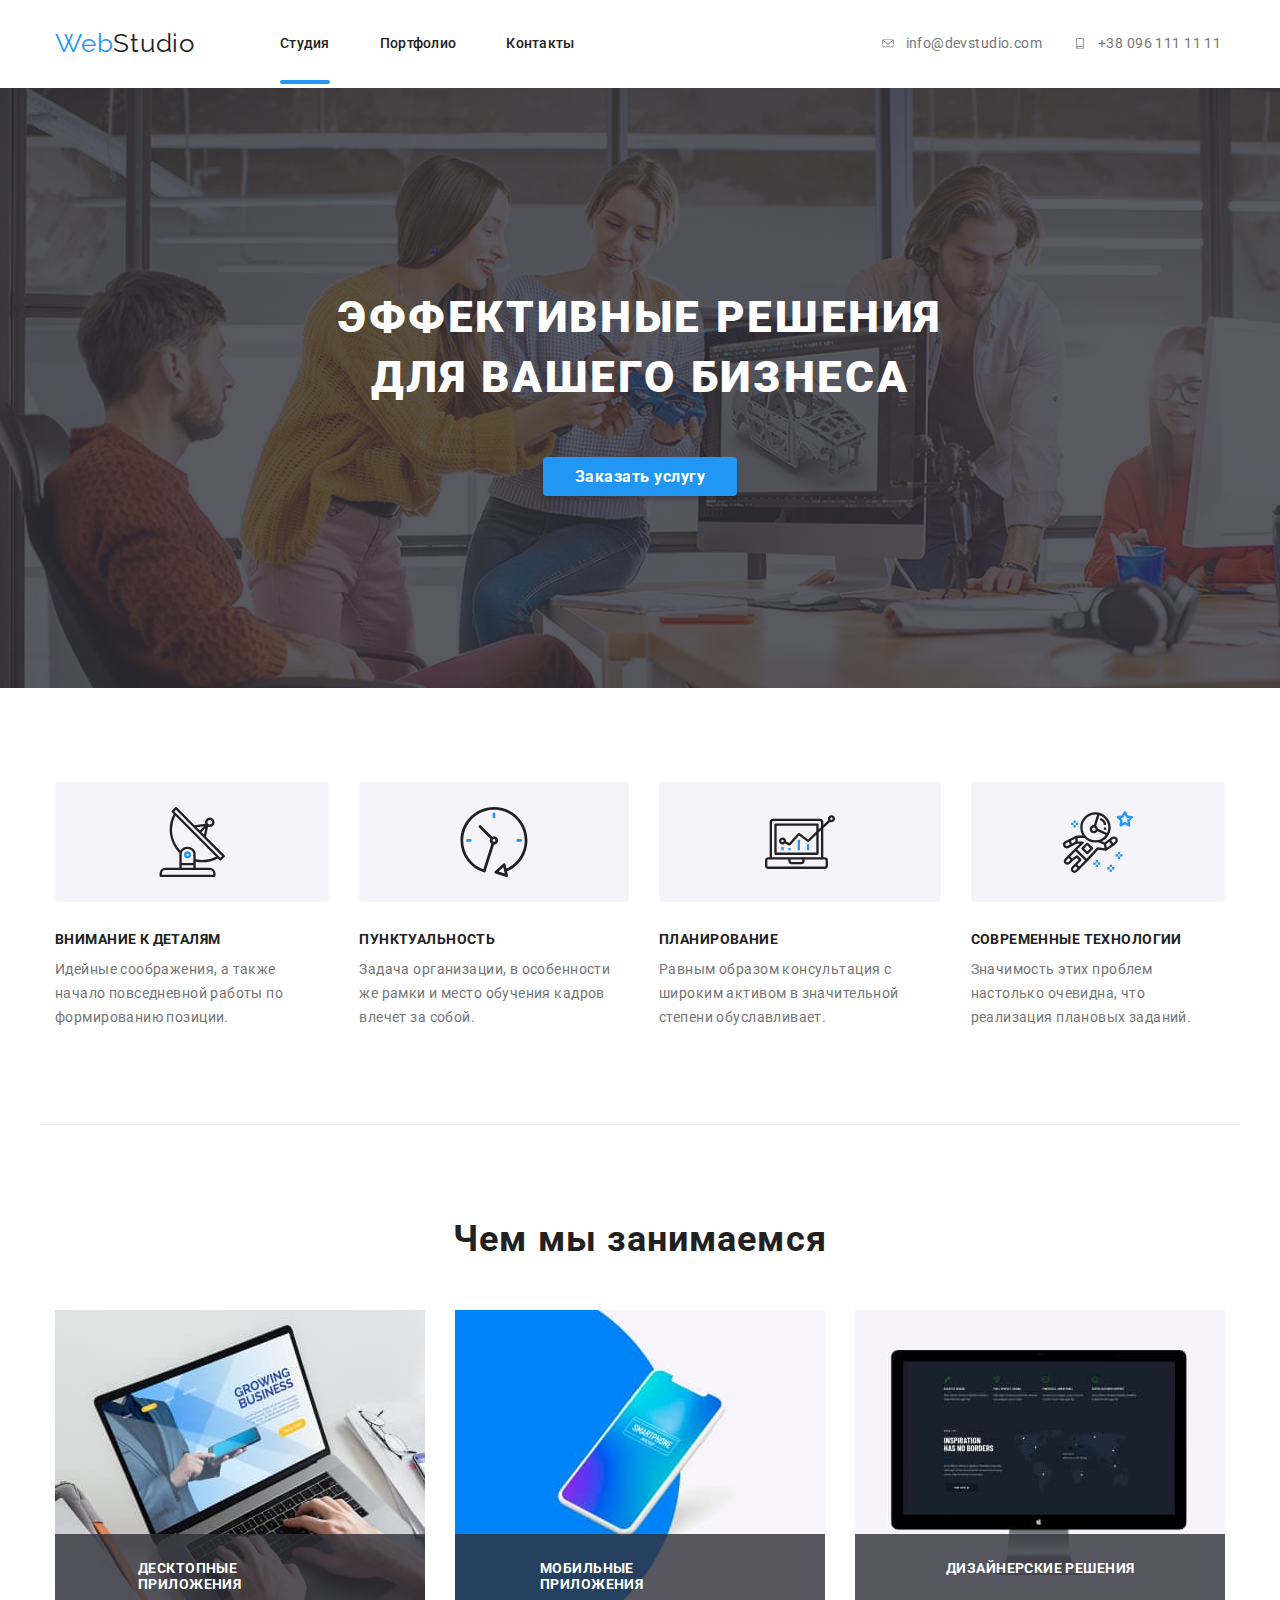
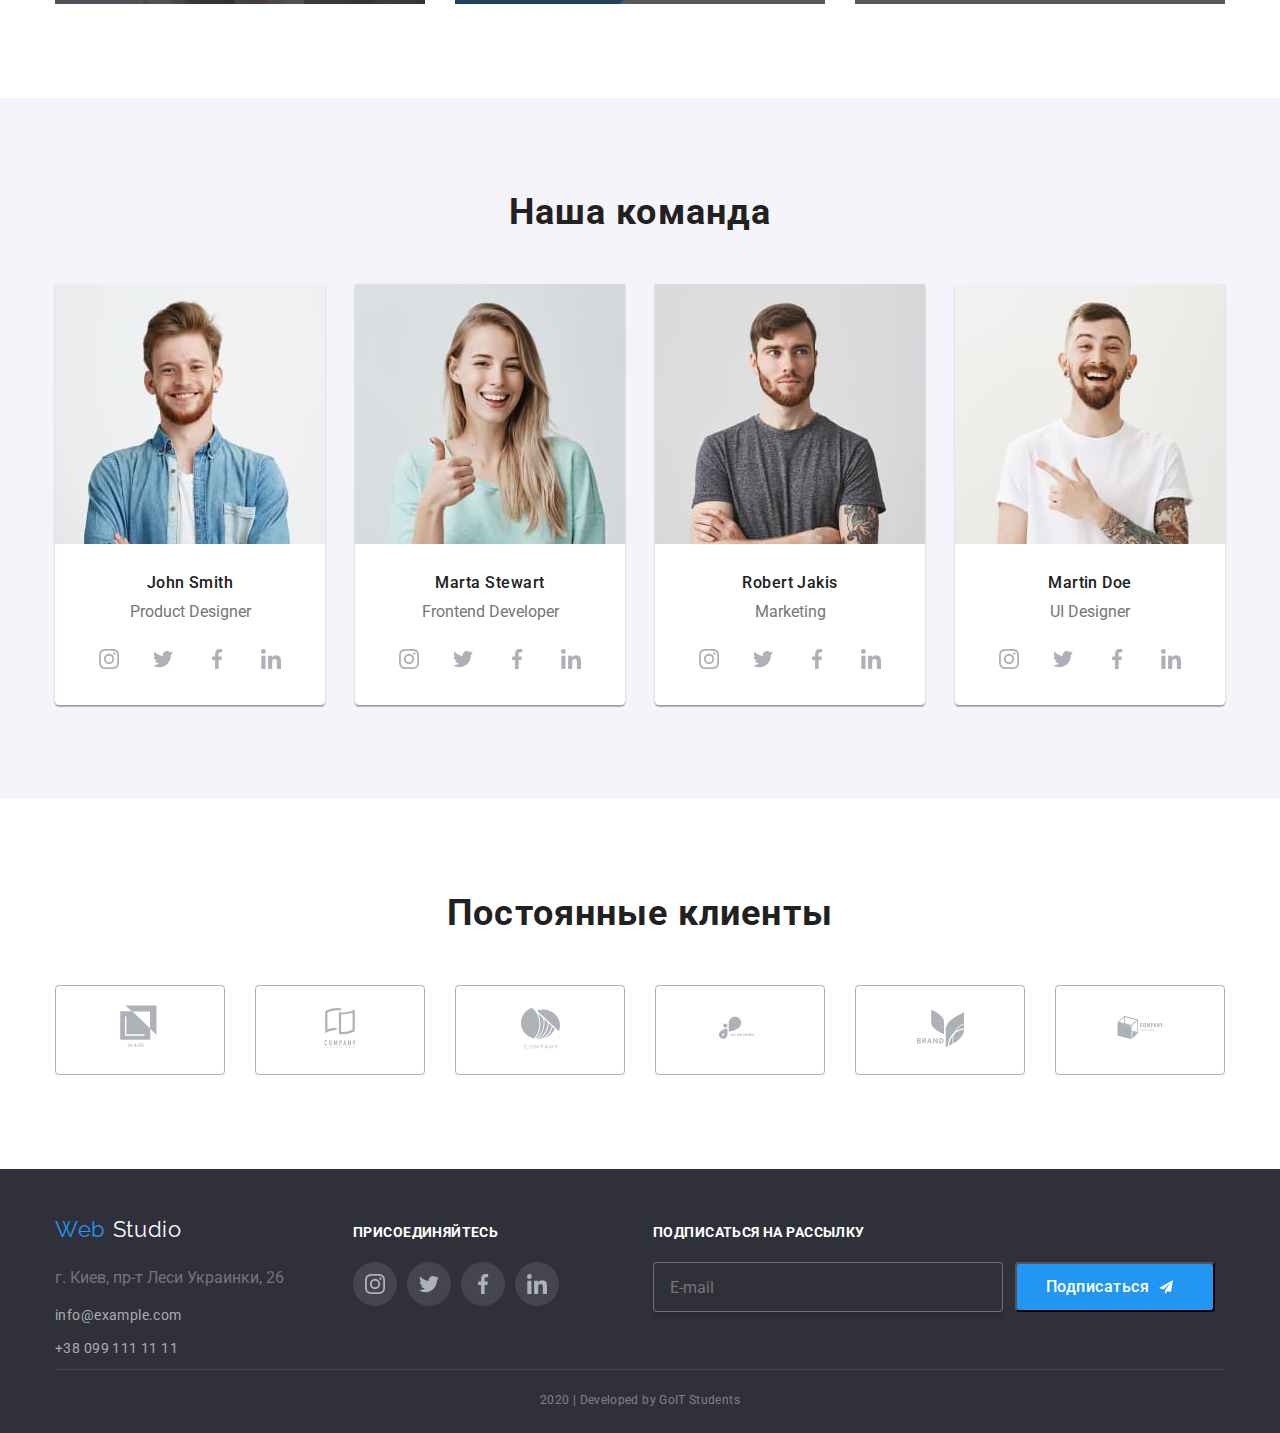
<file: index.html>
<!DOCTYPE html>
    <html lang="ru">
    <head>
        <meta charset="UTF-8">
        <meta name="viewport" content="width=device-width, initial-scale=1.0">
        <title>Document</title>
        <link 
            href="https://fonts.googleapis.com/css2?family=Raleway:wght@700&family=Roboto:wght@400;500;700;900&display=swap" 
            rel="stylesheet"
        />
        <link rel="stylesheet" href="https://cdnjs.cloudflare.com/ajax/libs/modern-normalize/0.6.0/modern-normalize.min.css">

        <link rel="stylesheet" href="./css/styles.css">
    </head>
    <!-- Шапка сайта -->
    <body>
        <header class="aa">
            <div class="container main-nav">
                <nav class="main-nav">
                    <ul class="header">
                        <li><a href="" class="logo"> <span class="accent">Web</span>Studio</a></li>
                    </ul>
    
                    <ul class="site-nav list">
                        <li class="item"><a href="./index.html" class="list link stud">Студия</a></li>
                        <li class="item"><a href="./portfolio.html" class="list link">Портфолио</a></li>
                        <li class="item"><a href="" class="list link cont">Контакты</a></li>
                    </ul>
                </nav>
                
                    <ul class="site-nav address">
                        <li class="contact">
                            <a href="mailto:info@devstudio.com" class="body link">
                                <svg class="envelope" width="16" height="11.2">
                                    <use class="" href="./images/symbol-defs(1).svg#icon-envelope"></use>
                                </svg>
                                info@devstudio.com
                            </a>
                        </li>
        
                        <li class="contact">
                            <a href="tel:+38-096-111-11-11" class="body link">
                                <svg class="envelope" width="16" height="11.2">
                                    <use class="" href="./images/symbol-defs(1).svg#icon-smartphone"></use>
                                </svg>
                                +38 096 111 11 11
                            </a>
                        </li>
                    </ul>
            </div>
            
        </header>

    <main>

        <!-- Герой -->

        <div class="overlay">

            <section class="hero">
                <h1 class="hero-title">Эффективные решения<br>для вашего бизнеса</h1>
                <!-- <ul> -->
                <ul class="b">
                    <li><a class="button primary" data-modal-open="">Заказать услугу</a></li>
                    <!-- <button class="button primary" data-modal-open="">Заказать услугу</button> -->
                </ul>
            </section>

                            <!-- Выплывающее окно -->

            <div class="backdrop is-hidden" data-modal="">
                    <div class="modal">
                        <div class="modal_close" data-modal-close="">
                            <svg class="modal_closeicon">
                                <use href="./images/formdefs.svg#icon-x"></use>
                            </svg>
                        </div>
                        <h2 class="modal_title">Оставьте свои данные, мы вам перезвоним</h2>
                        <form class="modal_form">
                            <div class="modal_field">
                                <input id="name" type="text" class="modal_input" placeholder=" ">
                                <svg class="modalicon">
                                    <use href="./images/formdefs.svg#icon-man"></use>
                                </svg>
                                <label class="modallabel" for="name">Имя</label>
                            </div>
    
                            <div class="modal_field">
                                <input id="tel" type="tel" class="modal_input" placeholder=" ">
                                <svg class="modalicon">
                                    <use href="./images/formdefs.svg#icon-handset"></use>
                                </svg>
                                <label class="modallabel" for="tel">Телефон</label>
                            </div>
    
                            <div class="modal_field">
                                <input id="mail" type="email" class="modal_input" placeholder=" ">
                                <svg class="modalicon">
                                    <use href="./images/formdefs.svg#icon-envelope"></use>
                                </svg>
                                <label class="modallabel" for="mail">Почта</label>
                            </div>
    
                            <div class="modal_field">
                                <textarea id="coment" class="modal_input modal_input-coment" placeholder=" "></textarea>
                                <label class="modallabel modal_label-coment" for="coment">Комментарий</label>
                            </div>
    
                            <label class="checkbox">
                                <input type="checkbox" class="hidden">
                                <span class="ckeckbox_icon">
                                    <!-- <svg class="ckeckbox_icon">
                                        <use href="./images/symboldefs11.svg#icon-cube1"></use>
                                    </svg> -->
                                </span>
                                <p class="checkbox_text">Соглашаюсь с рассылкой и принимаю</p>
                                <a class="checkbox_link" href=""><ins>Условия договора</ins></a>
                            </label> <br>
                            <button class="modal_button-send">Отправить</button>
                        </form>
                    </div>

            </div>
        </div>            
            <!-- Преимущества -->
            <section class="sections">

                <div class="container">

                    <ul class="feature-list">
                        <li class="item">
                            <!-- <a href=""></a> -->
                            <!-- <img class="imag" src="./images/Groupaa.svg"/> -->
                            <div class="block">
                                <svg class="imag" width="70" height="70">
                                    <use href="./images/symbol-defs(1).svg#icon-Satellite-dish">
                                    </use>
                                </svg>
                            </div>
                        <h3 class="title">Внимание к деталям</h3>
                        <p class="info">Идейные соображения, а также начало повседневной работы по формированию позиции.</p>
                        </li>

                        <li class="item">
                            <!-- <a href=""></a> -->
                        <!-- <img class="imag" src="./images/clock1.svg"/> -->
                            <div class="block">
                                <svg class="imag" width="70" height="70">
                                    <use href="./images/symbol-defs(1).svg#icon-clock">
                                    </use>
                                </svg>
                            </div>
                        <h3 class="title">Пунктуальность</h3>
                        <p class="info">Задача организации, в особенности же рамки и место обучения кадров влечет за собой.</p>
                        </li>

                        <li class="item">
                            <!-- <a href=""></a> -->
                        <!-- <img class="imag" src="./images/diagram1.svg"/> -->
                            <div class="block">
                                <svg class="imag" width="70" height="70">
                                    <use href="./images/symbol-defs(1).svg#icon-laptop_diagram">
                                    </use>
                                </svg>
                            </div>
                        <h3 class="title">Планирование</h3>
                        <p class="info">Равным образом консультация с широким активом в значительной степени обуславливает.</p>
                        </li>

                        <li class="item">
                            <!-- <a href=""></a>  -->
                        <!-- <img class="imag" src="./images/astronaut1.svg"/> -->
                            <div class="block">
                                <svg class="imag" width="70" height="70">
                                    <use href="./images/symbol-defs(1).svg#icon-astronaut">
                                    </use>
                                </svg>
                            </div>
                        <h3 class="title">Современные технологии</h3>
                        <p class="info">Значимость этих проблем настолько очевидна, что реализация плановых заданий.</p>
                        </li>
                    </ul>
            </div>

            </section>

        <!-- Чем мы занимаемся -->
            
        <section>

            <div class="container sections application line">

                <h2 class="section-title">Чем мы занимаемся</h2>
    
                <ul class="marg">
                    <li class="step">
                        <div class="posit">
                            <img class="marg-imag" src="./images/laptop1.jpg" alt="Ноутбук" alt width="370">
                                                    
                            <a href=""></a>
                            <p class="app-text desktop">Десктопные приложения</p>
                        </div>

                    </li>
                    <li class="step">
                        <div class="posit">
                            <img class="marg-imag" src="./images/mobile_phone1.jpg" alt="Мобильный телефон" alt width="370">
                                    
                            <a href=""></a>
                            <p class="app-text mobile">Мобильные приложения</p>
                        </div>

                    </li>
                    <li class="step">
                        <div class="posit">
                            <img class="marg-imag" src="./images/imac1.jpg" alt="Монетор" alt width="370">
                                
                            <a href=""></a>
                            <p class="app-text design">Дизайнерские решения</p>
                        </div>

                    </li>
                </ul>

            </div>
    
        </section>


        <!-- Команда -->

        <section class="sections fill">

            <h2 class="section-title-team">Наша команда</h2>

                <div class="container">

                    <ul class="feature-list">
                        <li class="name">
                            <img class="imag-team" src="./images/John Smith1.jpg" alt="Фото Джона Смита" alt width="270">
                            <h3 class="full-name" lang="en">John Smith</h3>
                            <p class="info-team" lang="en">Product Designer</p>

                            <ul class="social">
                                <li class="soc-link"><a class="a" href="http://instagram" aria-label="Ссылка на instagram">
                                    <svg class="imag-link" width="20" height="20">
                                        <use href="./images/symbol-defs(1).svg#icon-instagram">
                                        </use>
                                    </svg>
                                </a></li>
                                <li class="soc-link"><a class="a" href="http://twitter" aria-label="Ссылка на twitter">
                                    <svg class="imag-link" width="20" height="20">
                                        <use href="./images/symbol-defs(1).svg#icon-twitter">
                                        </use>
                                    </svg>
                                </a></li>
                                <li class="soc-link"><a class="a" href="http://facebook" aria-label="Ссылка на facebook">
                                    <svg class="imag-link" width="20" height="20">
                                        <use href="./images/symbol-defs(1).svg#icon-facebook">
                                        </use>
                                    </svg>
                                </a></li>
                                <li class="soc-link"><a class="a" href="http://linkedin" aria-label="Ссылка на linkedin">
                                    <svg class="imag-link" width="20" height="20">
                                        <use href="./images/symbol-defs(1).svg#icon-linkedin">
                                        </use>
                                    </svg>
                                </a></li>
                            </ul>
                        </li>

                        <li class="name">
                            <img class="imag-team" src="./images/Marta Stewart1.jpg" alt="Фото Марты Стюарт" alt width="270">
                            <h3 class="full-name" lang="en">Marta Stewart</h3>
                            <p class="info-team" lang="en">Frontend Developer</p>
        
                            <ul class="social">
                                <li class="soc-link"><a class="a" href="http://instagram" aria-label="Ссылка на instagram">
                                    <svg class="imag-link" width="20" height="20">
                                        <use href="./images/symbol-defs(1).svg#icon-instagram">
                                        </use>
                                    </svg>
                                </a></li>
                                <li class="soc-link"><a class="a" href="http://twitter" aria-label="Ссылка на twitter">
                                    <svg class="imag-link" width="20" height="20">
                                        <use href="./images/symbol-defs(1).svg#icon-twitter">
                                        </use>
                                    </svg>
                                </a></li>
                                <li class="soc-link"><a class="a" href="http://facebook" aria-label="Ссылка на facebook">
                                    <svg class="imag-link" width="20" height="20">
                                        <use href="./images/symbol-defs(1).svg#icon-facebook">
                                        </use>
                                    </svg>
                                </a></li>
                                <li class="soc-link"><a class="a" href="http://linkedin" aria-label="Ссылка на linkedin">
                                    <svg class="imag-link" width="20" height="20">
                                        <use href="./images/symbol-defs(1).svg#icon-linkedin">
                                        </use>
                                    </svg>
                                </a></li>
                            </ul>
                        </li>

                        <li class="name">
                            <img class="imag-team" src="./images/Robert Jakis1.jpg" alt="Фото Роберт Джекис" alt width="270">
                            <h3 class="full-name" lang="en">Robert Jakis</h3>
                            <p class="info-team" lang="en">Marketing</p>
        
                            <ul class="social">
                                <li class="soc-link"><a class="a" href="http://instagram" aria-label="Ссылка на instagram">
                                    <svg class="imag-link" width="20" height="20">
                                        <use href="./images/symbol-defs(1).svg#icon-instagram">
                                        </use>
                                    </svg>
                                </a></li>
                                <li class="soc-link"><a class="a" href="http://twitter" aria-label="Ссылка на twitter">
                                    <svg class="imag-link" width="20" height="20">
                                        <use href="./images/symbol-defs(1).svg#icon-twitter">
                                        </use>
                                    </svg>
                                </a></li>
                                <li class="soc-link"><a class="a" href="http://facebook" aria-label="Ссылка на facebook">
                                    <svg class="imag-link" width="20" height="20">
                                        <use href="./images/symbol-defs(1).svg#icon-facebook">
                                        </use>
                                    </svg>
                                </a></li>
                                <li class="soc-link"><a class="a" href="http://linkedin" aria-label="Ссылка на linkedin">
                                    <svg class="imag-link" width="20" height="20">
                                        <use href="./images/symbol-defs(1).svg#icon-linkedin">
                                        </use>
                                    </svg>
                                </a></li>
                            </ul>
                        </li>

                        <li class="name">
                            <img class="imag-team" src="./images/Martin Doe1.jpg" alt="Martin Doe" alt width="270">
                            <h3 class="full-name" lang="en">Martin Doe</h3>
                            <p class="info-team" lang="en">UI Designer</p>
        
                            <ul class="social">
                                <li class="soc-link"><a class="a" href="http://instagram" aria-label="Ссылка на instagram">
                                    <svg class="imag-link" width="20" height="20">
                                        <use href="./images/symbol-defs(1).svg#icon-instagram">
                                        </use>
                                    </svg>
                                </a></li>
                                <li class="soc-link"><a class="a" href="http://twitter" aria-label="Ссылка на twitter">
                                    <svg class="imag-link" width="20" height="20">
                                        <use href="./images/symbol-defs(1).svg#icon-twitter">
                                        </use>
                                    </svg>
                                </a></li>
                                <li class="soc-link"><a class="a" href="http://facebook" aria-label="Ссылка на facebook">
                                    <svg class="imag-link" width="20" height="20">
                                        <use href="./images/symbol-defs(1).svg#icon-facebook">
                                        </use>
                                    </svg>
                                </a></li>
                                <li class="soc-link"><a class="a" href="http://linkedin" aria-label="Ссылка на linkedin">
                                    <svg class="imag-link" width="20" height="20">
                                        <use href="./images/symbol-defs(1).svg#icon-linkedin">
                                        </use>
                                    </svg>
                                </a></li>
                            </ul>
                        </li>
                    </ul>

                </div>
                    
        </section>

        <!-- Все клиенты -->

        <section class="customers">

            <div class="container">

                <h2 class="section-title">Постоянные клиенты</h2>

                <ul class="cust-img">
                    <li class="control-size">
                        <a href=""></a>
                        <div class="bloc">
                            <svg class="imag" width="44.27" height="49.23">
                                <use href="./images/symbol-defs(1).svg#icon-logo-1">
                                </use>
                            </svg>
                        </div>
                        <!-- <img class="to-doo" src="./images/logo11.svg" alt=""> -->
                    </li>
                    <li class="control-size">
                        <a href=""></a>
                        <div class="bloc">
                            <svg class="imag" width="40" height="52">
                                <use href="./images/symbol-defs(1).svg#icon-logo-2">
                                </use>
                            </svg>
                        </div>
                        <!-- <img class="to-doo" src="./images/logo22.svg" alt=""> -->
                    </li>
                    <li class="control-size">
                        <a href=""></a>
                        <div class="bloc">
                            <svg class="imag" width="41" height="42.6">
                                <use href="./images/symbol-defs(1).svg#icon-logo-3">
                                </use>
                            </svg>
                        </div>
                        <!-- <img class="to-doo" src="./images/logo33.svg" alt=""> -->
                    </li>
                    <li class="control-size">
                        <a href=""></a>
                        <div class="bloc">
                            <svg class="imag" width="79.66" height="42.02">
                                <use href="./images/symbol-defs(1).svg#icon-logo-4">
                                </use>
                            </svg>
                        </div>
                        <!-- <img class="to-doo" src="./images/logo44.svg" alt=""> -->
                    </li>
                    <li class="control-size">
                        <a href=""></a>
                        <div class="bloc">
                            <svg class="imag" width="59" height="47">
                                <use href="./images/symbol-defs(1).svg#icon-logo-5">
                                </use>
                            </svg>
                        </div>
                        <!-- <img class="to-doo" src="./images/logo55.svg" alt=""> -->
                    </li>
                    <li class="control-size">
                        <a href=""></a>
                        <div class="bloc">
                            <svg class="imag" width="88.48" height="45.44">
                                <use href="./images/symbol-defs(1).svg#icon-logo-6">
                                </use>
                            </svg>
                        </div>
                        <!-- <img class="to-doo" src="./images/logo66.svg" alt=""> -->
                    </li>
                </ul>

            </div>
        </section>
    </main>

        <!-- Футер -->

            <footer>

                <div class="container blocks">

                    <div class="contacts-all">
                        <ul class="footer">
                            <li><a href="" class="logo"> <span class="accent">Web </span>Studio</a></li>
                        </ul>

                        <address class="contacts">
                            <p class="addres">г. Киев, пр-т Леси Украинки, 26 </p>
                            <a href="" class="transparent">info@example.com</a> 
                            <a href="" class="transparents">+38 099 111 11 11</a>
                        </address>
                    </div>
            
                    <div class="join-to">
                        <b class="join">присоединяйтесь</b>
            
                        <ul class="marg">
                            <li class="marg-link"><a class="a" href="http://instagram" aria-label="Ссылка на instagram">
                            <svg class="imag-link" width="20" height="20">
                                        <use href="./images/symbol-defs(1).svg#icon-instagram">
                                        </use>
                                    </svg>
                                </a></li>
                            <li class="marg-link"><a class="a" href="http://twitter" aria-label="Ссылка на twitter">
                            <svg class="imag-link" width="20" height="20">
                                        <use href="./images/symbol-defs(1).svg#icon-twitter">
                                        </use>
                                    </svg>
                                </a></li>
                            <li class="marg-link"><a class="a" href="http://facebook" aria-label="Ссылка на facebook">
                            <svg class="imag-link" width="20" height="20">
                                        <use href="./images/symbol-defs(1).svg#icon-facebook">
                                        </use>
                                    </svg>
                                </a></li>
                            <li class="marg-link"><a class="a" href="http://linkedin" aria-label="Ссылка на linkedin">
                            <svg class="imag-link" width="20" height="20">
                                        <use href="./images/symbol-defs(1).svg#icon-linkedin">
                                        </use>
                                    </svg>
                                </a></li>
                        </ul>
                    </div>
            
                    <div class="join-mael">
                        <b class="join">подписаться на рассылку</b>
                        <div class="bf">
                            <input class="mailling" type="email" name="email" id="mailling-form" placeholder="E-mail">
                            <br>
                            <button class="button primary">
                              Подписаться
                              <svg class="airplane" width="24" height="24">
                                <use href="./images/symbol-defs(1).svg#icon-paper_airplane"></use>
                              </svg>
                            </button>
                          </div>
                    </div>
                    
                </div>

                    <div class="container">
                        <p class="finish">2020 | Developed by GoIT Students</p>
                    </div>

            </footer>

        <script src="./js/modal.js"></script>

    </body>
    </html>
</file>
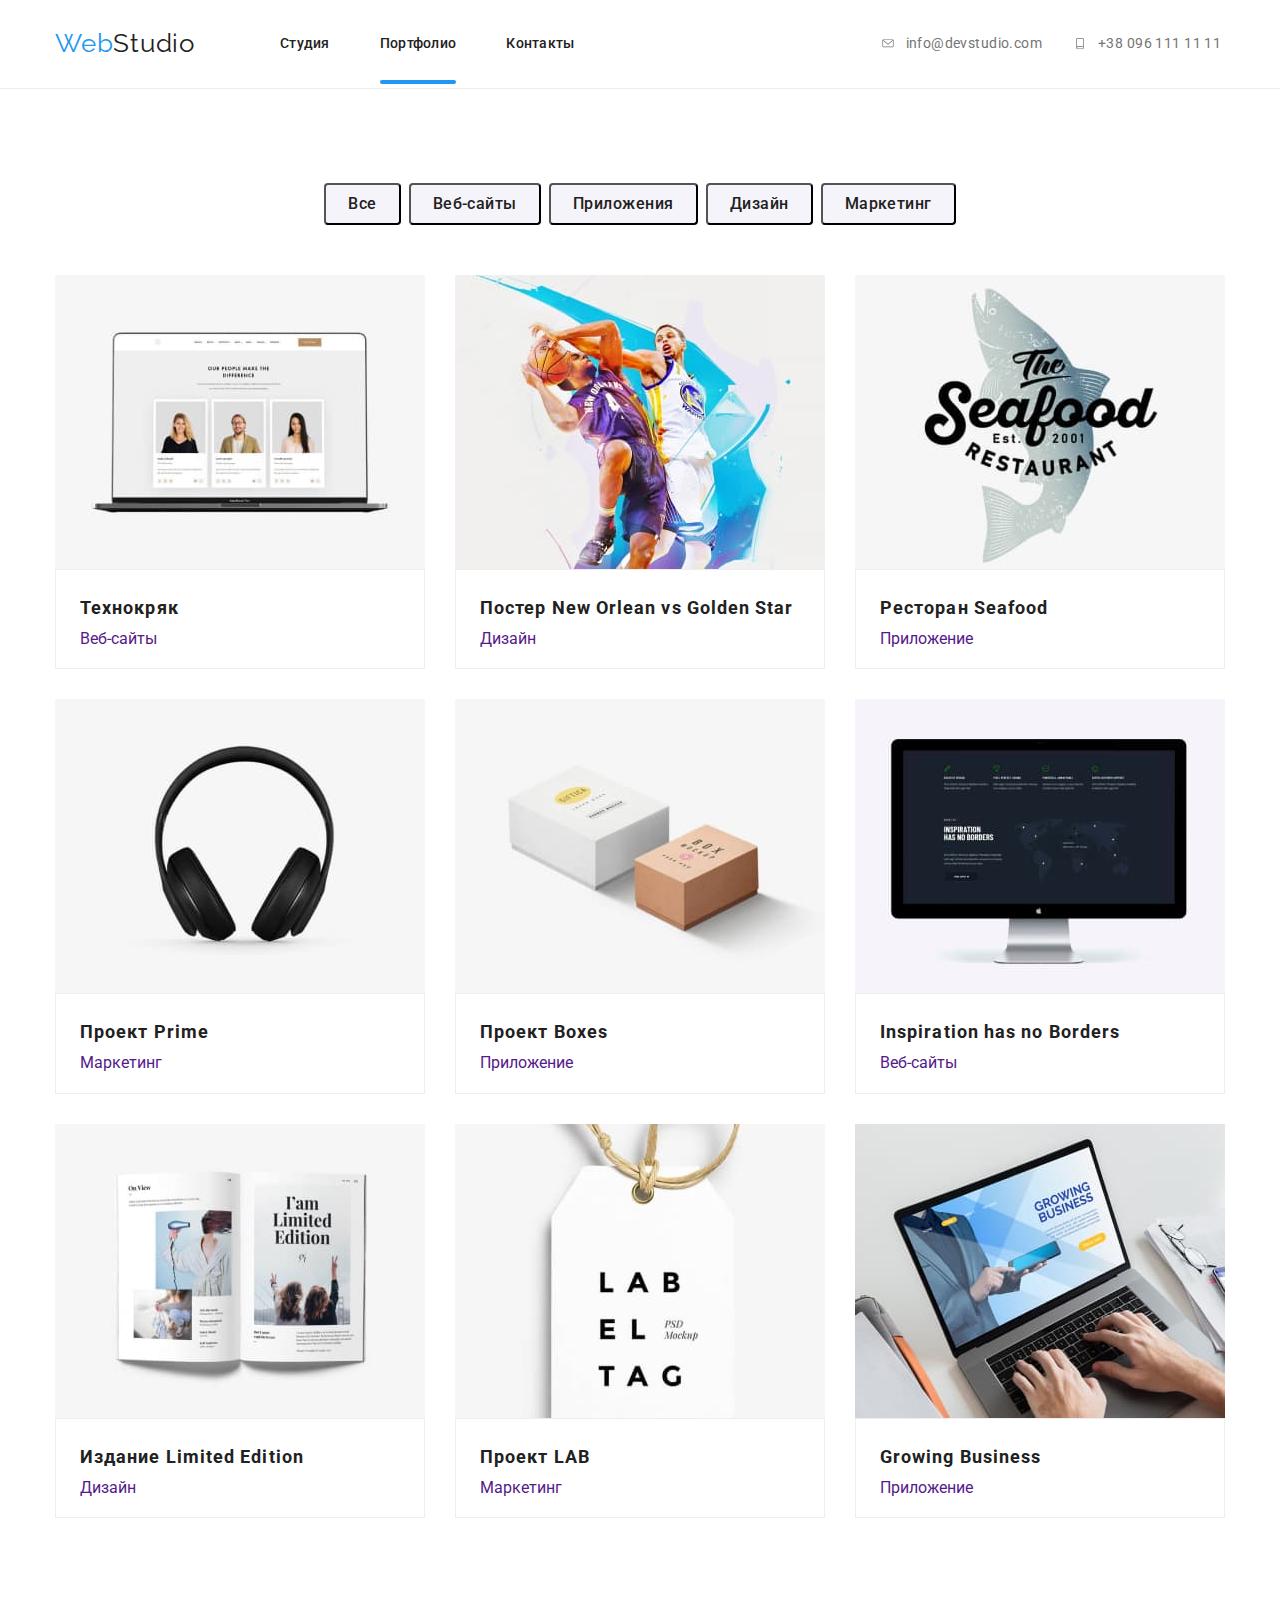
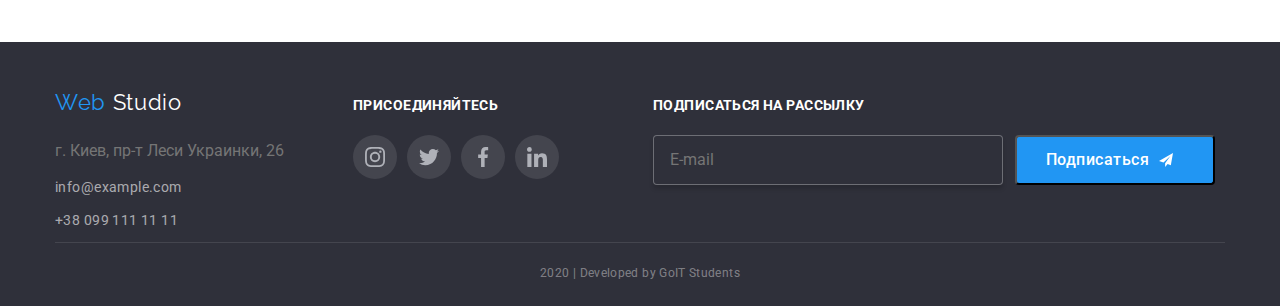
<file: portfolio.html>
<!DOCTYPE html>
<html lang="ru">
<head>
    <meta charset="UTF-8">
    <meta name="viewport" content="width=device-width, initial-scale=1.0">
    <title>Document</title>
    <link 
        href="https://fonts.googleapis.com/css2?family=Raleway:wght@700&family=Roboto:wght@400;500;700;900&display=swap" 
        rel="stylesheet"
    />
    <link rel="stylesheet" href="https://cdnjs.cloudflare.com/ajax/libs/modern-normalize/0.6.0/modern-normalize.min.css">
    
    <link rel="stylesheet" href="./css/styles.css">
</head>
<!--Шапка сайта-->
<body>
    <header class="aa aline">
        <div class="container main-nav">
            <nav class="main-nav">
                <ul class="header">
                    <li><a href="" class="logo"> <span class="accent">Web</span>Studio</a></li>
                </ul>

                <ul class="site-nav list">
                    <li class="item"><a href="./index.html" class="list link">Студия</a></li>
                    <li class="item"><a href="./portfolio.html" class="list link port">Портфолио</a></li>
                    <li class="item"><a href="" class="list link cont">Контакты</a></li>
                </ul>
                
            </nav>
            
                <ul class="site-nav address">
                    <li class="contact">
                        <a href="mailto:info@devstudio.com" class="body link">
                            <svg class="envelope" width="16" height="11.2">
                                <use class="" href="./images/symbol-defs(1).svg#icon-envelope"></use>
                            </svg>
                            info@devstudio.com
                        </a>
                    </li>
    
                    <li class="contact">
                        <a href="tel:+38-096-111-11-11" class="body link">
                            <svg class="envelope" width="16" height="11.2">
                                <use class="" href="./images/symbol-defs(1).svg#icon-smartphone"></use>
                            </svg>
                            +38 096 111 11 11
                        </a>
                    </li>
                </ul>
        </div>
        
    </header>

    <main>

        <section class="container section">

            <div>

                <nav>
                <ul class="navg">
                    <li class="navli">
                        <button type="button" class="button primary">Все</button>
                    </li>

                    <li class="navli">
                        <button type="button" class="button secondary">Веб-сайты</button>
                    </li>

                    <li class="navli">
                        <button type="button" class="button secondary">Приложения</button>
                    </li>

                    <li class="navli">
                        <button type="button" class="button secondary">Дизайн</button>
                    </li>

                    <li class="navli">
                        <button type="button" class="button secondary">Маркетинг</button>
                    </li>                    
                </ul>
                </nav>
        
                <ul class="examples">

                    <div class="card-box">
                        <div class="card">
                            <li class="shadow">    
                                <a class="ove" href="">
                                    <div class="text">
                                        <img class="card-image" src="images_portfolio/photo_on_screen1.jpg" alt width="370">
                                        <div class="mo">
                                            <p class="tex">Технокряк это современная площадка распространения коронавируса.  
                                                Компании используют эту платформу для цифрового шпионажа и 
                                                атак на защищённые сервера конкурентов.</p>
                                        </div>
                                    </div>
        
                                    <div class="card-content">
                                        <h2 class="section-name">Технокряк</h2>
                                        <p class="resource-name">Веб-сайты</p>
                                    </div>
                                </a>
                            </li>
                        </div>
        
                        <div class="card">
                            <li class="shadow">
                                <a class="ove" href="">
                                
                                    <div class="text">
                                        <img class="card-image" src="images_portfolio/basketball1.jpg" alt width="370">
                                        <div class="mo">
                                            <p class="tex">Технокряк это современная площадка распространения коронавируса.  
                                                Компании используют эту платформу для цифрового шпионажа и 
                                                атак на защищённые сервера конкурентов.</p>
                                        </div>
                                    </div>
    
                                    <div class="card-content">
                                        <h2 class="section-name">Постер New Orlean vs Golden Star</h2>
                                        <p class="resource-name">Дизайн</p>
                                    </div>
                                </a>
                            </li> 
                        </div>  
        
                        <div class="card">
                            <li class="shadow">
                                <a class="ove" href="">
                                    <div class="text">
                                        <img class="card-image" src="images_portfolio/fish1.jpg" alt width="370">
                                        <div class="mo">
                                            <p class="tex">Технокряк это современная площадка распространения коронавируса.  
                                                Компании используют эту платформу для цифрового шпионажа и 
                                                атак на защищённые сервера конкурентов.</p>
                                        </div>
                                    </div>

                                    <div class="card-content">
                                        <h2 class="section-name">Ресторан Seafood</h2>
                                        <p class="resource-name">Приложение</p>
                                    </div>
                                </a>
                            </li>  
                        </div> 
                    </div>

                    <div class="card-box">
                        <div class="card">
                            <li class="shadow">
                                <a class="ove" href="">
                                    <div class="text">
                                        <img class="card-image" src="images_portfolio/headphones1.jpg" alt width="370">
                                        <div class="mo">
                                            <p class="tex">Технокряк это современная площадка распространения коронавируса.  
                                                Компании используют эту платформу для цифрового шпионажа и 
                                                атак на защищённые сервера конкурентов.</p>
                                        </div>
                                    </div>

                                    <div class="card-content">
                                        <h2 class="section-name">Проект Prime</h2>
                                        <p class="resource-name">Маркетинг</p>
                                    </div>
                                </a>
                            </li>
                        </div>
        
                        <div class="card">
                            <li class="shadow">
                                <a class="ove" href="">
                                    <div class="text">
                                        <img class="card-image" src="images_portfolio/carton_boxes1.jpg" alt width="370">
                                        <div class="mo">
                                            <p class="tex">Технокряк это современная площадка распространения коронавируса.  
                                                Компании используют эту платформу для цифрового шпионажа и 
                                                атак на защищённые сервера конкурентов.</p>
                                        </div>
                                    </div>

                                    <div class="card-content">
                                        <h2 class="section-name">Проект Boxes</h2>
                                        <p class="resource-name">Приложение</p>
                                    </div>
                                </a>
                            </li>
                        </div>
        
                        <div class="card">
                            <li class="shadow">
                                <a class="ove" href="">
                                    <div class="text">
                                        <img class="card-image" src="images/imac1.jpg" alt width="370">
                                        <div class="mo">
                                            <p class="tex">Технокряк это современная площадка распространения коронавируса.  
                                                Компании используют эту платформу для цифрового шпионажа и 
                                                атак на защищённые сервера конкурентов.</p>
                                        </div>
                                    </div>

                                    <div class="card-content">
                                        <h2 class="section-name">Inspiration has no Borders</h2>
                                        <p class="resource-name">Веб-сайты</p>
                                    </div>
                                </a>
                            </li>
                        </div>
                    </div>

                    <div class="card-box">
                        <div class="card">
                            <li class="shadow">
                                <a class="ove" href="">
                                    <div class="text">
                                        <img class="card-image" src="images_portfolio/magazine1.jpg" alt width="370">
                                        <div class="mo">
                                            <p class="tex">Технокряк это современная площадка распространения коронавируса.  
                                                Компании используют эту платформу для цифрового шпионажа и 
                                                атак на защищённые сервера конкурентов.</p>
                                        </div>
                                    </div>

                                    <div class="card-content">
                                        <h2 class="section-name">Издание Limited Edition</h2>
                                        <p class="resource-name">Дизайн</p>
                                    </div>
                                </a>
                            </li>
                        </div>
        
                        <div class="card">
                            <li class="shadow">
                                <a class="ove" href="">
                                    <div class="text">
                                        <img class="card-image" src="images_portfolio/lable1.jpg" alt width="370">
                                        <div class="mo">
                                            <p class="tex">Технокряк это современная площадка распространения коронавируса.  
                                                Компании используют эту платформу для цифрового шпионажа и 
                                                атак на защищённые сервера конкурентов.</p>
                                        </div>
                                    </div>

                                    <div class="card-content">
                                        <h2 class="section-name">Проект LAB</h2>
                                        <p class="resource-name">Маркетинг</p>
                                    </div>
                                </a>                            
                            </li>
                        </div>
        
                        <div class="card">
                            <li class="shadow">
                                <a class="ove" href="">
                                    <div class="text">
                                        <img class="card-image" src="images/laptop1.jpg" alt width="370">
                                        <div class="mo">
                                            <p class="tex">Технокряк это современная площадка распространения коронавируса.  
                                                Компании используют эту платформу для цифрового шпионажа и 
                                                атак на защищённые сервера конкурентов.</p>
                                        </div>
                                    </div>

                                    <div class="card-content">
                                        <h2 class="section-name">Growing Business</h2>
                                        <p class="resource-name">Приложение</p>
                                    </div>
                                </a>                            
                            </li>
                        </div>
                    </div>
                </ul>
    
            </div>
        </section> 

    </main>
    
    <!-- Футер -->

    <footer>

        <div class="container blocks">

            <div class="contacts-all">
                <ul class="footer">
                    <li><a href="" class="logo"> <span class="accent">Web </span>Studio</a></li>
                </ul>

                <address class="contacts">
                    <p class="addres">г. Киев, пр-т Леси Украинки, 26 </p>
                    <a href="" class="transparent">info@example.com</a> 
                    <a href="" class="transparents">+38 099 111 11 11</a>
                </address>
            </div>
    
            <div class="join-to">
                <b class="join">присоединяйтесь</b>
    
                <ul class="marg">
                    <li class="marg-link"><a class="a" href="http://instagram" aria-label="Ссылка на instagram">
                    <svg class="imag-link" width="20" height="20">
                                <use href="./images/symbol-defs(1).svg#icon-instagram">
                                </use>
                            </svg>
                        </a></li>
                    <li class="marg-link"><a class="a" href="http://twitter" aria-label="Ссылка на twitter">
                    <svg class="imag-link" width="20" height="20">
                                <use href="./images/symbol-defs(1).svg#icon-twitter">
                                </use>
                            </svg>
                        </a></li>
                    <li class="marg-link"><a class="a" href="http://facebook" aria-label="Ссылка на facebook">
                    <svg class="imag-link" width="20" height="20">
                                <use href="./images/symbol-defs(1).svg#icon-facebook">
                                </use>
                            </svg>
                        </a></li>
                    <li class="marg-link"><a class="a" href="http://linkedin" aria-label="Ссылка на linkedin">
                    <svg class="imag-link" width="20" height="20">
                                <use href="./images/symbol-defs(1).svg#icon-linkedin">
                                </use>
                            </svg>
                        </a></li>
                </ul>
            </div>
    
            <div class="join-mael">
                <b class="join">подписаться на рассылку</b>
                <div class="bf">
                    <input class="mailling" type="email" name="email" id="mailling-form" placeholder="E-mail">
                    <br>
                    <button class="button primary">
                      Подписаться
                      <svg class="airplane" width="24" height="24">
                        <use href="./images/symbol-defs(1).svg#icon-paper_airplane"></use>
                      </svg>
                    </button>
                  </div>
            </div>
            
        </div>

            <div class="container">
                <p class="finish">2020 | Developed by GoIT Students</p>
            </div> 

    </footer>

</body>

</html>
</file>
<file: css/styles.css>
html {
  box-sizing: border-box;
}

*,
*::before
*::after {
  box-sizing: inherit;
}
/* цвет основного текста #757575 */
/* вторичный цвет текста #212121 */
/* белый текст #FFFFFF */
/* акцент фон или текст #2196F3 */
/* вторичный цвет фона #F5F4FA */

:root {
  --primary-text-color: #757575;
  --title-text-color: #212121;
  --accent-color: #2196F3;
  --pimary-white-color: #FFFFFF;
  --fon-color: #F5F4FA;

}

body {
  background-color: var(--pimary-white-color);
  color: var(--primary-text-color);
  
  font-family: Roboto, sans-serif;
}

a {
  text-decoration: none;
}

.fill {
  background-color: var(--fon-color);
}

.list {
  margin-top: 0;
  margin-bottom: 0;
  list-style: none;
}

ul {
  list-style: none;
  padding-inline-start: 0;
}
/* img {
  display: block;
  max-width: 100%;
  height: auto;
} */

.marg {
  display: flex;
  margin-top: 0;
  margin-bottom: 0;
}
/* container to header */
.container {
  margin-top: 0;
  margin-bottom: 0;
  margin-left: auto;
  margin-right: auto;
  width: 1200px;
  padding-left: 15px;
  padding-right: 15px;
  /* outline: 1px solid rebeccapurple; */
}

/* Logo */

.header {
  /* display: flex; */
  margin-top: 0;
  margin-bottom: 0;
  margin-right: 85px;

}
.header .logo {
  color: var(--title-text-color);
  font-family: Raleway, cursive;
  

  font-size: 26px;
  line-height: 1.19;
  letter-spacing: 0.03em;
}

.logo .accent {
  color: var(--accent-color);
}

.footer {
  margin-top: 0;
  margin-bottom: 0;
  padding-top: 48px;
  padding-bottom: 10px;
}
.footer .logo {
  color: var(--pimary-white-color);
  font-family: Raleway, cursive;

  font-size: 22px;
  line-height: 1.18;
  letter-spacing: 0.03em;
}

/* main-nav */

.main-nav {
  display: flex;
  align-items: center;
}

/* site nav */

.site-nav .list {

  color: var(--title-text-color);

font-weight: 500;
font-size: 14px;
line-height: 1.14;
letter-spacing: 0.02em;

}

.stud:hover {
  color: var(--accent-color);
  position: relative;

  transition: transform 250ms cubic-bezier(0.4, 0, 0.2, 1);
}
.stud::after {
  content: "";

  width: 100%;
  height: 4px;
  display: block;
  position: absolute;
  left: 0;
  bottom: 0;
  border-radius: 2px;
  background-color: var(--accent-color);
}

.port:hover {
  color: var(--accent-color);
  position: relative;

  transition: transform 250ms cubic-bezier(0.4, 0, 0.2, 1);
}
.port::after {
  content: "";

  width: 100%;
  height: 4px;
  display: block;
  position: absolute;
  left: 0;
  bottom: 0;
  border-radius: 2px;
  background-color: var(--accent-color);
}

.link:hover {
  color: var(--accent-color);
  fill: var(--accent-color);


  transition: transform 250ms cubic-bezier(0.4, 0, 0.2, 1);
}

.aline {
  border-bottom: 1px solid #ECECEC;
  margin-top: 0;
  margin-bottom: 0;

}

.envelope {
  margin-right: 10px;
}

.link {
  display: flex;
  align-items: center;
  fill: var(--primary-text-color);

  padding-top: 32px;
  padding-bottom: 32px;
  color: var(--primary-text-color);
}

.aa .site-nav {
  margin-top: 0;
  margin-bottom: 0;
}

.aa .list {
  display: flex;
  margin-top: 0;
  margin-bottom: 0;
  position: relative;
}

/* тоже правильно v */
/* .site-nav .item + .item {
  margin-left: 50px;
} */
.site-nav .item:not(:last-child) {
  margin-right: 50px;

}

.address {
  display: flex;
  margin-top: 0;
  margin-bottom: 0;
  margin-left: 305px;
}

.site-nav .contact:not(:last-child) {
  margin-right: 30px;

}

/* Hero */

.overlay {
  max-width: 1600px;
  height: 600px;
  margin-left: auto;
  margin-right: auto;
  background-color: #4a4545;
  background-image: linear-gradient(
    to right, 
    rgba(47, 48, 58, 0.8), 
    rgba(47, 48, 58, 0.8)
    ),
    url('../images/Header_img\(1\).jpg')
    
}

.hero {
  text-align: center;

  position: relative;
  top: 200px;
}

.hero-title {
  
  margin-top: 0;
  margin-bottom: 46px;
  
  color: var(--pimary-white-color);
  /* background-color: var(--fon-color); */

  font-weight: 900;
  font-size: 44px;
  line-height: 1.36;
  text-align: center;
  letter-spacing: 0.06em;
  text-transform: uppercase;
  
}
/* скорее всего ненужно */
/* .avto-h .button {
  color: var(--pimary-white-color);
  background-color: var(--accent-color);
  
  font-family: Roboto;
  font-weight: 700;
  font-size: 16px;
  line-height: 1.87;
  text-align: center;
  letter-spacing: 0.03em;

  box-shadow: 0px 4px 4px rgba(0, 0, 0, 0.15);
  border-radius: 4px;
} */

/* Преимущества без заголовка */
.feature-list {
  display: flex;
  margin-top: 0;
  margin-bottom: 0;
}

.block{
  display: flex;
  justify-content: center;
  align-items: center;
  margin-bottom: 30px;
  height: 120px;
  background: #F5F4FA;
border-radius: 4px;
}

.feature-list .title {

  margin-top: 0;
  margin-bottom: 10px;

  color: var(--title-text-color);

  font-size: 14px;
  line-height: 1.14;
  letter-spacing: 0.03em;
  text-transform: uppercase;
}

.feature-list .info {

  margin-top: 0;
  margin-bottom: 0;
  /* margin-right: 30px; */

  color: var(--primary-text-color);

  font-weight: 400;
  font-size: 14px;
  line-height: 1.71;
  letter-spacing: 0.03em;
}

.feature-list .item + .item {
  margin-left: 30px;
} 
/* ЛИНИЯ НИЖНЯЯ */
.application {
  border-top: 1px solid #ECECEC;
}

/* Форма */

.backdrop.modal {
  pointer-events: none;
  transform: scale(1.08);
}

.backdrop {
  position: fixed;
  top: 0;
  left: 0;
  width: 100%;
  height: 100%;
  background-color: rgba(0, 0, 0, 0.2);
  transition: opacity 250ms cubic-bezier(0.4, 0, 0.2, 1),
  transform 250ms cubic-bezier(0.4, 0, 0.2, 1);
}

.backdrop.is-hidden {
  visibility: hidden;
  opacity: 0;
  pointer-events: none;
}

.modal {
  padding: 40px;
  position: absolute;
  top: 50%;
  left: 50%;
  transform: translate(-50%, -50%);
  background-color: #ffffff;
}

.modal_title {
  display: inline-block;
  margin-bottom: 30px;
  font-weight: 700;
  font-size: 20px;
  line-height: 23px;
  text-align: center;
  letter-spacing: 0.03em;

  color: #212121;
}

.modal_close {
  position: absolute;
  display: flex;
  align-items: center;
  justify-content: center;
  
  top: 8px;
  left: 490px;
  width: 30px;
  height: 30px;
  border: 1px solid rgba(0, 0, 0, 0.1);
  border-radius: 50%;
}

.modal_closeicon {
  fill: #000000;
  width: 18px;
  height: 18px;
}

.modal_closeicon:hover {
  fill: #2196F3;
  
}

.modal_field {
  position: relative;
  /* margin-bottom: 28px; */
}

.modal_field:not(:last-child) {
  margin-bottom: 30px;
}

.modal_input {
  padding: 12px 35px;
  font: inherit;
  border: 1px solid #2a2a2a;
  border-radius: 3px;
  width: 448px;
  height: 40px;
}

.modal_input-coment {
  height: 120px;
}

.modallabel {
  position: absolute;
  top: 12px;
  left: 42px;

  font-weight: 400;
  font-size: 14px;
  line-height: 16px;
  letter-spacing: 0.01em;

  color: #757575;
}

.modal_label-coment {
  left: 16px;
}

.modal_field:focus-within > .modallabel,
.modal_input:not(:placeholder-shown) ~ .modallabel {
  transform: translate(-26px, -35px);
}

.modal_field:focus-within > .modal_label-coment,
.modal_input:not(:placeholder-shown) ~ .modal_label-coment {
  transform: translate(0px, -35px);
}

.modal_field:focus-within > .modallabel {
  color: #2196F3;
}

.modal_field:focus-within > .modalicon {
  fill: #2196F3;
}


.modalicon {
  position: absolute;
  fill: #212121;
  top: 12px;
  left: 16px;
  width: 18px;
  height: 18px;
}

.hidden {
  -webkit-appearance: none;
  -moz-appearance: none;
  appearance: none;

  position: absolute;
  width: 1px;
  height: 1px;
  margin: -1px;
  border: 0;
  padding: 0;
  clip: rect(0 0 0 0);
  overflow: hidden;
}

/* .hiddn:checked + .ckeckbox_icon {
  background-color: var(--accent-color);
} */

.checkbox {
  display: inline-block;
  margin-bottom: 30px;
}

.ckeckbox_icon {
  display: inline-block;
  
  width: 15px;
  height: 15px;
  border: 2px solid #212121;
  border-radius: 4px;
}

.checkbox input:checked + .ckeckbox_icon{
  border: none;
  background-color: var(--accent-color);
  background-image: url('../images/cube1.svg');

  background-size: contain;
  background-origin: content-box;
  border-color: var(--accent-color);
}

/* .checkbox:hover  .ckeckbox_icon  {
  border: none;
  background-image: url('../images/cube1.svg');
  background-color: var(--accent-color);
  background-size: contain;
  background-origin: content-box;
} */

/* .ckeckbox_icon {
  display: none;
  width: 16px;
  height: 15px;
  fill: #212121;
} */ 


.checkbox_link,
.checkbox_text {
  margin: 0;
  padding: 0;

  display: inline-block;
  font-weight: normal;
  font-size: 14px;
  line-height: 24px;

  color: #757575;
}

.checkbox_link {
  color: #2196F3;
}

.modal_button-send {
  background-color: #2196F3;
  width: 200px;
  margin: 0 auto;
  box-shadow: 0px 4px 4px rgba(0, 0, 0, 0.15);
  border-radius: 4px;
  border: none;
  padding:10px 55px;
  display: flex;
  align-items: center;
  text-align: center;
  letter-spacing: 0.06em;

  font-weight: 700;
  font-size: 16px;
  line-height: 30px;

  color: #FFFFFF;
}

/* Все заголовки */

.sections {
  padding-top: 94px;
  padding-bottom: 94px;
}

.section-title {
  margin-top: 0;
  margin-bottom: 50px;

  color: var(--title-text-color);

  font-size: 36px;
  line-height: 1.16;
  letter-spacing: 0.03em;
  text-align: center;
}

/* Чем занимаемся - Приложения */

.posit {
  position: relative;
}

.app-text {

  position: absolute;
  top: 224px;


  color: var(--pimary-white-color);
  background-color: rgba(47, 48, 58, 0.8);
  
  margin-top: 0;
  margin-bottom: 0;

  font-weight: 700;
  font-size: 14px;
  line-height: 1.14;
  letter-spacing: 0.03em; 
  text-transform: uppercase;

  width: 370px;
  height: 70px;
  /* border-radius: 0px 0px 4px 4px; */

}

.sections .step:not(:last-child) {
  margin-right: 30px;
}

.marg-imag {
  background-color: #4a4545;
  display: block;
}

.desktop {
  padding: 27px 82px 27px 83px;
}
.mobile {
  padding: 27px 85px 27px 85px;
}
.design {
  padding: 27px 90px 27px 91px;
}


/* Наша команда */

.feature-list .name {
  background-color: var(--pimary-white-color);
  text-align: center;

  border-radius: 0px 0px 4px 4px;

  box-shadow: 0px 2px 1px rgba(0, 0, 0, 0.2), 0px 1px 1px rgba(0, 0, 0, 0.14), 0px 1px 3px rgba(0, 0, 0, 0.12);
}

.section-title-team {
  margin-top: 0;
  margin-bottom: 50px;

  color: var(--title-text-color);

  font-size: 36px;
  line-height: 1.16;
  letter-spacing: 0.03em;
  text-align: center;
}

.sections .name:not(:last-child) {
  margin-right: 30px;
}

.imag-team {
  display: block;
  margin-top: 0;
  margin-bottom: 30px;
  background-color: #4a4545;
}

.full-name {
  margin-top: 0;
  margin-bottom: 10px;

  color: var(--title-text-color);

  font-weight: 500;
  font-size: 16px;
  line-height: 1.18;
  letter-spacing: 0.03em;
}

.info-team {
  margin-top: 0;
  margin-bottom: 16px;
}

.social {
  display: flex;
  margin-top: 0;
  padding-bottom: 24px;
  justify-content: center;
}

.a {
  border: none;
  width: 20px;
  height: 20px;
}

.soc-link {
  display: flex;
  justify-content: center;
  align-items: center;
  padding: 0;
  border: none;
  width: 44px;
  height: 44px;
  border-radius: 50%;
  fill: #AFB1B8;
  background-color: var(--pimary-white-color);

  transition: transform 250ms cubic-bezier(0.4, 0, 0.2, 1);
}

.soc-link:hover {
  fill: #FFFFFF;
  background-color: var(--accent-color);
}

.social .soc-link + .soc-link {
  margin-left: 10px;
}

.post-title {
  margin-top: 0;
}
.pos-text {
  margin-bottom: 0;
}

/* Клиенты изображения */

.customers {
  padding-top: 94px;
  padding-bottom: 94px;
}
.control-size {
  display: flex;
  justify-content: center;
  align-items: center;
  border: 1px solid #AFB1B8;
  width: 170px;
  height: 90px;
  box-sizing: border-box;
  border-radius: 4px;
}


.control-size:hover {
  border-color: var(--accent-color);
}

.imag {
  fill: #AFB1B8;

  transition: transform 250ms cubic-bezier(0.4, 0, 0.2, 1);
} 
.imag:hover {
  fill: var(--accent-color);
}

.cust-img {
  display: flex;
  margin-top: 0;
  margin-bottom: 0;
}

.to-doo {
  display: block;
  width: 170px;
  height: 90px;
  
}

.customers .control-size + .control-size {
  margin-left: 30px;
}

/* Button page 1/2 */
.b {
  padding: 10px 32px;
  min-width: 200px;
  margin-top: 0;
  margin-bottom: 0;
}

.b .button {

  color: var(--pimary-white-color);
  background-color: var(--accent-color);

  font-family: Roboto;
  font-weight: 700;
  font-size: 16px;
  line-height: 1.62;
  text-align: center;
  letter-spacing: 0.03em;
  border-radius: 4px;

  box-shadow: 0px 4px 4px rgba(0, 0, 0, 0.15);
  border-radius: 4px;

  padding: 10px 32px;
  min-width: 200px;
  margin-top: 0;
  margin-bottom: 0;

}

.bf {
  display: flex;
  min-width: 200px;
  margin-top: 0;
  margin-bottom: 0;
}

.mailling {
  position: relative;
  padding-left: 16px;
  width: 350px;
  height: 50px;
  background: #2F303A;
  border: 1px solid rgba(255, 255, 255, 0.3);
  box-sizing: border-box;
  box-shadow: 0px 4px 4px rgba(0, 0, 0, 0.15);

  border-radius: 4px;
}

.airplane {
padding-left: 10px;

}

.bf .button {
  display: inline-block;
  display: flex;
  align-items: center;
  color: var(--pimary-white-color);
  background-color: var(--accent-color);

  font-family: Roboto;
  font-weight: 500;
  font-size: 16px;
  line-height: 1.62;
  text-align: center;
  letter-spacing: 0.03em;
  border-radius: 4px;

  padding: 10px 28px 10px 29px;
  min-width: 200px;
  margin-left: 12px;
  margin-top: 0;
  margin-bottom: 0;
}

/* Button page 2 */

.button {
  padding: 6px 22px;

  color: var(--title-text-color);
  
  font-family: Roboto;
  font-weight: 500;
  font-size: 16px;
  line-height: 1.62;
  text-align: center;
  letter-spacing: 0.03em;
  border-radius: 4px;
  background: #F5F4FA;

  transition: transform 250ms cubic-bezier(0.4, 0, 0.2, 1);
  
}
.button:hover, 
.button-primary:focus {
  background-color: var(--accent-color);
  color: var(--pimary-white-color);
}

/* ПОРТФОЛИО */


/* .a {
  padding-bottom: 94px;

} */

.section {
  padding-top: 94px;
  padding-bottom: 94px;
}

.navg {
  display: flex;
  justify-content: center;
  margin-top: 0;
  margin-bottom: 50px;
}

.navg .navli + .navli {
  margin-left: 8px;
}

/* Портфолио КАРТОЧКИ */

.card-box {
  display: flex;
}

.examples {
  margin-top: 0;
  margin-bottom: 0;
}

.card-box .card + .card {
  margin-left: 30px;
  margin-bottom: 30px;
}

.card-image {  
  display: block;
  max-width: 100%;
  height: auto;
  background-color: #4a4545;
} 

.shadow:hover {
  box-shadow: 1px 4px 6px rgba(0, 0, 0, 0.16), 0px 4px 4px rgba(0, 0, 0, 0.06), 0px 1px 1px rgba(0, 0, 0, 0.12);
}

.card {
  width: 370px;
  /* border-top-left-radius: 5px;
  border-top-right-radius: 5px; */

}

.ove .card-content {
  display: block;
  padding: 20px 24px;   

  background: #FFFFFF;
  border: 1px solid #EEEEEE;
  box-sizing: border-box;
  /* border-bottom-right-radius: 5px;
  border-bottom-left-radius: 5px; */
  /* border-radius: 5px; */
}

.ove .section-name {
  margin-top: 0;
  margin-bottom: 4px;
}

.ove .resource-name{
  margin-top: 0;
  margin-bottom: 0;
}

/* .examples {
  margin-top: 0;
  margin-bottom: 0;
}
.portfolio-im {
  margin-top: 0;
  margin-bottom: 20px;
} */

/* Текст рыба */

.text {
  position: relative;
  overflow: hidden;
}

.mo .tex {
  top: 0;
  padding: 63px 24px;
  margin: 0;
  background-color: rgba(33, 150, 243, 0.9);
  transition: transform 250ms cubic-bezier(0.4, 0, 0.2, 1);
  width: 100%;
  height: 100%;
  font-size: 18px;
  line-height: 1.5;
  letter-spacing: 0.03em;
  color: var(--pimary-white-color);

  margin-top: 0;
  margin-bottom: 0;

  font-weight: 400;
  font-size: 18px;
  line-height: 1.55;
  letter-spacing: 0.03em;
}
.mo {
  position: absolute;

  top: 0;
  left: 0;
  width: 100%;
  height: 100%;
  transform: translateY(100%);
  transition: transform 250ms cubic-bezier(0.4, 0, 0.2, 1);
}
.ove:hover .mo,
.ove:focus .mo {
  transform: translateY(0);
}



/* .text-fish {
  margin-top: 0;
  margin-bottom: 0;

  color: var(--pimary-white-color);
  background-color: var(--fon-color);

  font-weight: 400;
  font-size: 18px;
  line-height: 1.55;
  letter-spacing: 0.03em;
} */


/* Название проектов */

.section-name {
  margin-top: 0;
  margin-bottom: 4px;

  color: var(--title-text-color);
  font-weight: 700;
  font-size: 18px;
  line-height: 2;
  letter-spacing: 0.06em;
}

/* Сектор проекта */

.section .resource {
  margin-top: 0;
  margin-bottom: 20px;

  color: var(--primary-text-color);

  font-weight: 400;
  font-size: 16px;
  line-height: 1.87;
  letter-spacing: 0.03em;
}


/* Футер заливка */

footer {
  background-color: #2f303a;
}

/* Адрес */

.contacts {
  display: flex;
  font-style: normal;
  flex-direction: column;
}

.address {
  font-style: normal;
  margin-top: 0;
  margin-bottom: 9px;
  color: var(--pimary-white-color);

  font-weight: 400;
  font-size: 14px;
  line-height: 1.71;
  letter-spacing: 0.03em;
}

/* Адрес прозрачный */

.transparent {
  margin-top: 0;
  margin-bottom: 9px;

  color: rgba(255, 255, 255, 0.6);

  font-weight: 400;
  font-size: 14px;
  line-height: 1.71;
  letter-spacing: 0.03em;
}

.transparents {
  margin-top: 0;
  margin-bottom: 9px;

  color: rgba(255, 255, 255, 0.6);

  font-weight: 400;
  font-size: 14px;
  line-height: 1.71;
  letter-spacing: 0.03em;
}

/* Заголовки */

 .join {
  display: block;
  margin-top: 0;
  margin-bottom: 21px;
  padding-top: 56px;

  color: var(--pimary-white-color);

  font-weight: 700;
  font-size: 14px;
  line-height: 1.14;
  letter-spacing: 0.03em;
  text-transform: uppercase;
}

.blocks {
  display: flex;
}

/* Social link */

.marg-link {
  display: flex;
  justify-content: center;
  align-items: center;
  padding: 0;
  border: none;
  width: 44px;
  height: 44px;
  border-radius: 50%;
  background-color: rgba(255, 255, 255, 0.1);
  fill: #AFB1B8;

  transition: transform 250ms cubic-bezier(0.4, 0, 0.2, 1);
}

.marg-link:hover {
  fill: #FFFFFF;
  background-color: var(--accent-color);


}

.marg .marg-link + .marg-link {
  margin-left: 10px;
}

/* Отступы */

.contacts-all {
  margin-right: 69px;
}
.join-to {
  margin-right: 94px;
}
.join-mael {
  
}

/* Finish */

.finish {
  margin-top: 0;
  margin-bottom: 0;
  text-align: center;

  padding-top: 18px;
  padding-bottom: 21px;
  border-top: 1px solid rgba(255, 255, 255, 0.1);

  color: rgba(255, 255, 255, 0.4);

  font-weight: 400;
font-size: 12px;
line-height: 2;
letter-spacing: 0.03em;

}
</file>
